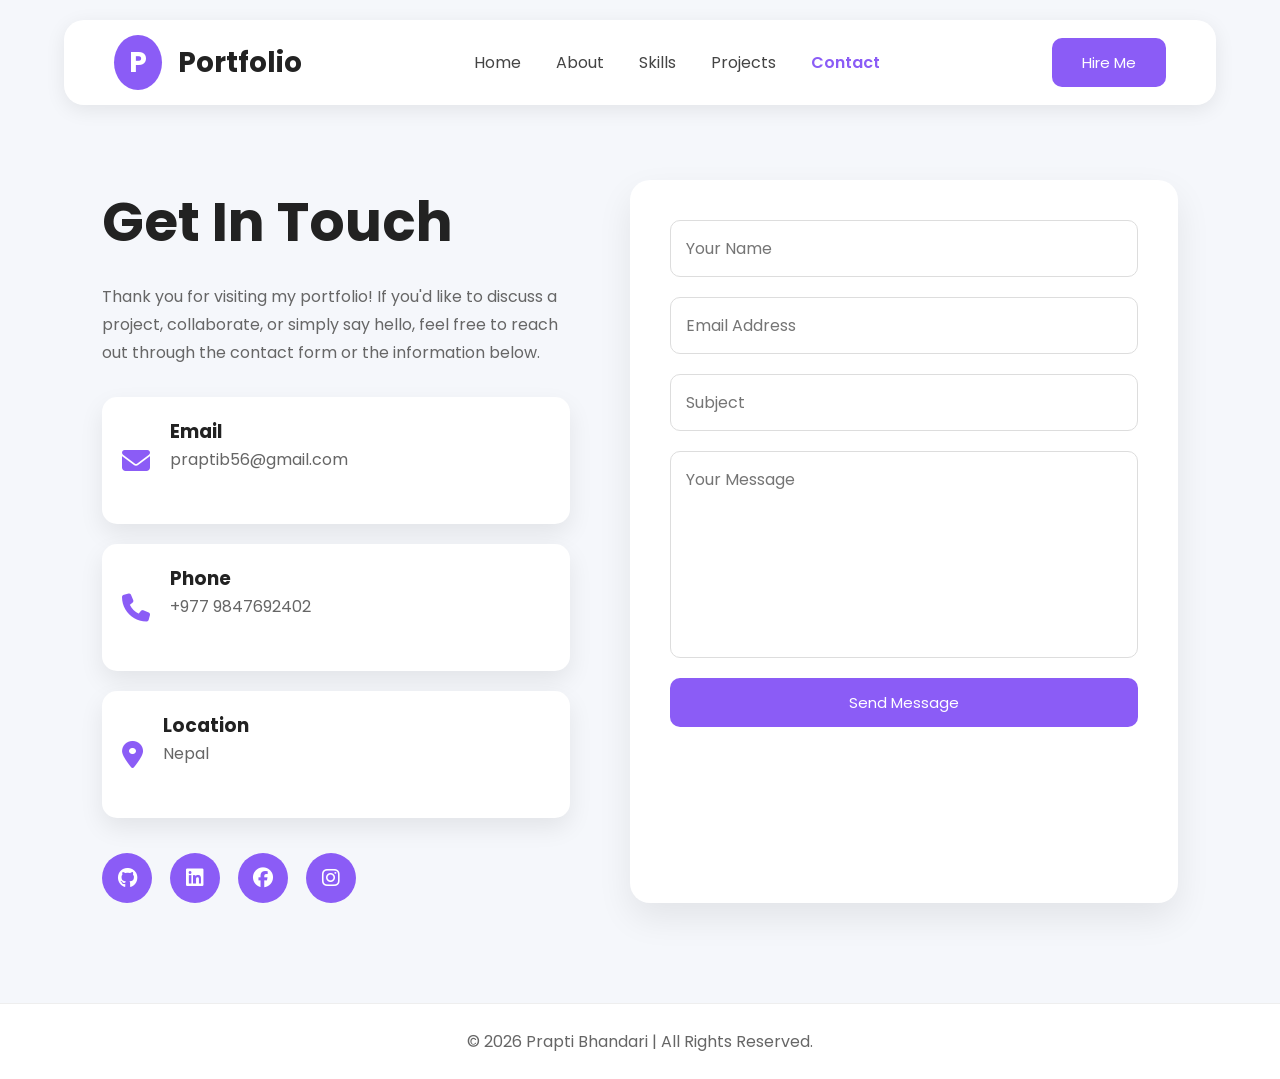
<file: contact.html>
<!DOCTYPE html>
<html lang="en">
<head>
    <meta charset="UTF-8">
    <meta name="viewport" content="width=device-width, initial-scale=1.0">
    <title>Contact | Portfolio</title>

    <link rel="stylesheet" href="style.css">

    <link href="https://fonts.googleapis.com/css2?family=Poppins:wght@300;400;500;600;700&display=swap" rel="stylesheet">

    <link rel="stylesheet"
        href="https://cdnjs.cloudflare.com/ajax/libs/font-awesome/6.5.2/css/all.min.css">
</head>

<body>

<header>

    <div class="logo">
        <span>P</span> Portfolio
    </div>

    <nav>
        <a href="index.html">Home</a>
        <a href="about.html">About</a>
        <a href="skills.html">Skills</a>
        <a href="projects.html">Projects</a>
        <a href="contact.html" class="active">Contact</a>
    </nav>

    <button class="btn">Hire Me</button>

</header>

<section class="contact-page">

    <div class="contact-info">

        <h1>Get In Touch</h1>

        <p>
            Thank you for visiting my portfolio! If you'd like to discuss a project,
            collaborate, or simply say hello, feel free to reach out through the
            contact form or the information below.
        </p>

        <div class="info-box">
            <i class="fa-solid fa-envelope"></i>
            <div>
                <h3>Email</h3>
                <p>praptib56@gmail.com</p>
            </div>
        </div>

        <div class="info-box">
            <i class="fa-solid fa-phone"></i>
            <div>
                <h3>Phone</h3>
                <p>+977 9847692402</p>
            </div>
        </div>

        <div class="info-box">
            <i class="fa-solid fa-location-dot"></i>
            <div>
                <h3>Location</h3>
                <p>Nepal</p>
            </div>
        </div>

        <div class="social-icons">

            <a href="#"><i class="fab fa-github"></i></a>

            <a href="#"><i class="fab fa-linkedin"></i></a>

            <a href="#"><i class="fab fa-facebook"></i></a>

            <a href="#"><i class="fab fa-instagram"></i></a>

        </div>

    </div>

    <div class="contact-form">

        <form>

            <input type="text" placeholder="Your Name" required>

            <input type="email" placeholder="Email Address" required>

            <input type="text" placeholder="Subject">

            <textarea rows="7" placeholder="Your Message"></textarea>

            <button type="submit" class="btn">
                Send Message
            </button>

        </form>

    </div>

</section>

<footer>

    <p>© 2026 Prapti Bhandari | All Rights Reserved.</p>

</footer>

</body>
</html>
</file>
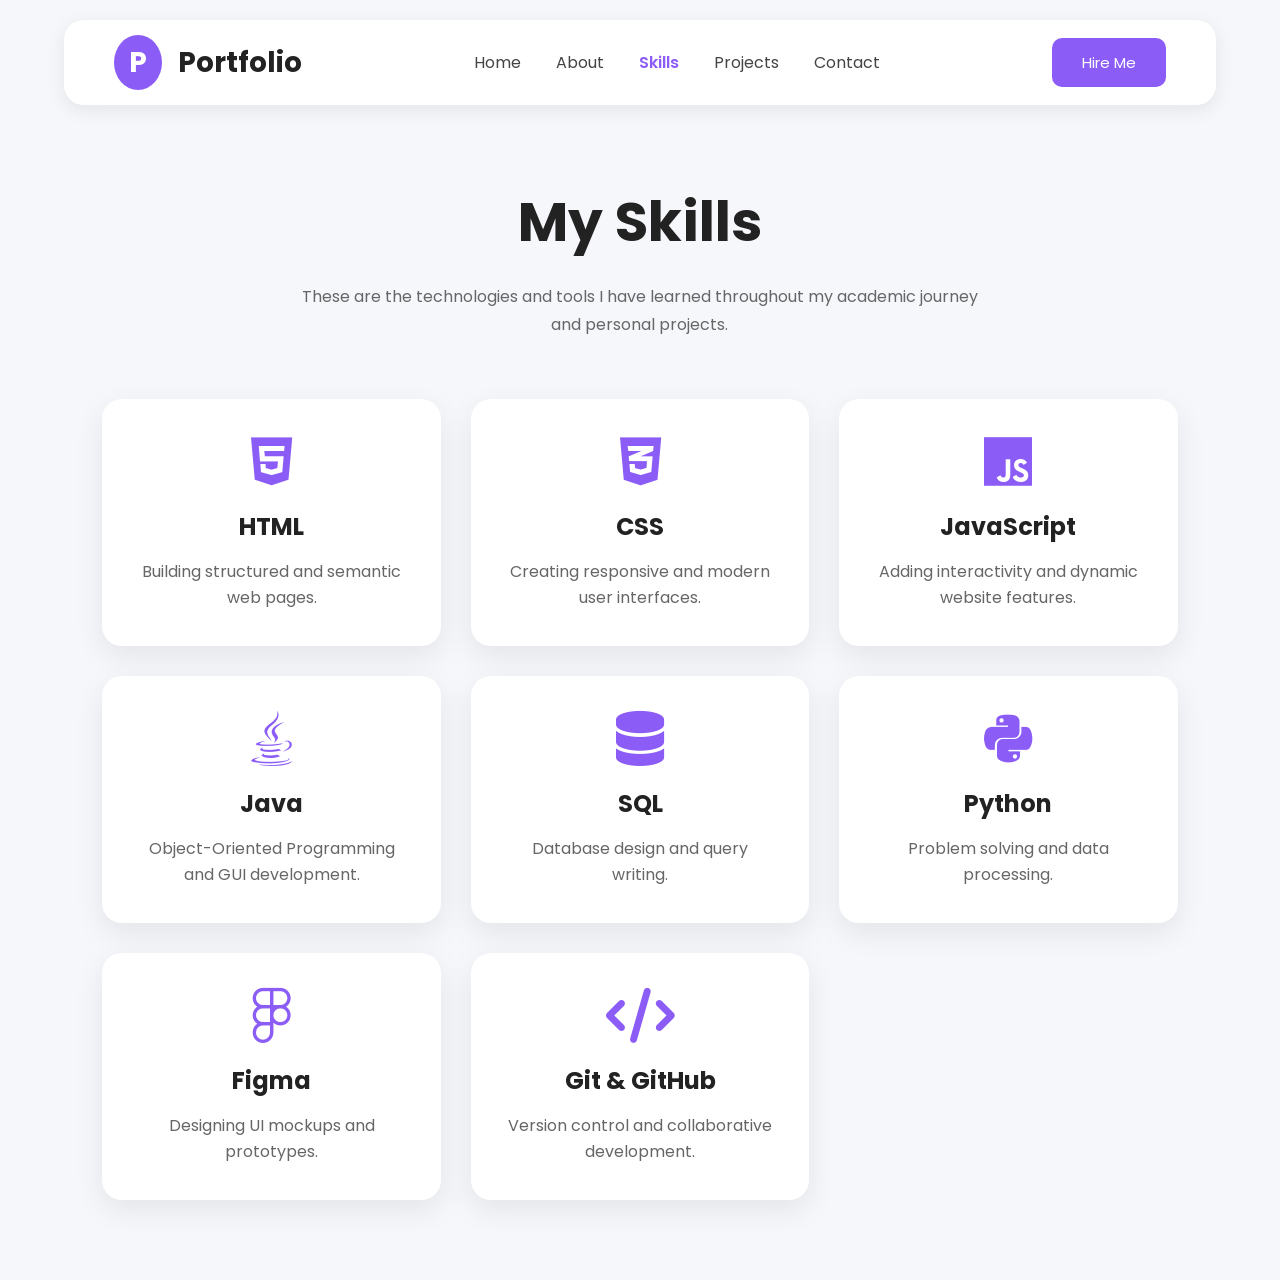
<file: skills.html>
<!DOCTYPE html>
<html lang="en">
<head>
    <meta charset="UTF-8">
    <meta name="viewport" content="width=device-width, initial-scale=1.0">
    <title>Skills | Portfolio</title>

    <link rel="stylesheet" href="style.css">

    <link href="https://fonts.googleapis.com/css2?family=Poppins:wght@300;400;500;600;700&display=swap" rel="stylesheet">

    <link rel="stylesheet"
        href="https://cdnjs.cloudflare.com/ajax/libs/font-awesome/6.5.2/css/all.min.css">
</head>
<body>

<header>

    <div class="logo">
        <span>P</span> Portfolio
    </div>

    <nav>
        <a href="index.html">Home</a>
        <a href="about.html">About</a>
        <a href="skills.html" class="active">Skills</a>
        <a href="projects.html">Projects</a>
        <a href="contact.html">Contact</a>
    </nav>

    <button class="btn">Hire Me</button>

</header>

<section class="skills-page">

    <div class="title">
        <h1>My Skills</h1>
        <p>
            These are the technologies and tools I have learned throughout my academic journey
            and personal projects.
        </p>
    </div>

    <div class="skills-container">

        <div class="skill-card">
            <i class="fa-brands fa-html5"></i>
            <h3>HTML</h3>
            <p>Building structured and semantic web pages.</p>
        </div>

        <div class="skill-card">
            <i class="fa-brands fa-css3-alt"></i>
            <h3>CSS</h3>
            <p>Creating responsive and modern user interfaces.</p>
        </div>

        <div class="skill-card">
            <i class="fa-brands fa-js"></i>
            <h3>JavaScript</h3>
            <p>Adding interactivity and dynamic website features.</p>
        </div>

        <div class="skill-card">
            <i class="fa-brands fa-java"></i>
            <h3>Java</h3>
            <p>Object-Oriented Programming and GUI development.</p>
        </div>

        <div class="skill-card">
            <i class="fa-solid fa-database"></i>
            <h3>SQL</h3>
            <p>Database design and query writing.</p>
        </div>

        <div class="skill-card">
            <i class="fa-brands fa-python"></i>
            <h3>Python</h3>
            <p>Problem solving and data processing.</p>
        </div>

        <div class="skill-card">
            <i class="fa-brands fa-figma"></i>
            <h3>Figma</h3>
            <p>Designing UI mockups and prototypes.</p>
        </div>

        <div class="skill-card">
            <i class="fa-solid fa-code"></i>
            <h3>Git & GitHub</h3>
            <p>Version control and collaborative development.</p>
        </div>

    </div>

</section>

</body>
</html>
</file>
<file: style.css>
*{
margin:0;
padding:0;
box-sizing:border-box;
font-family:Poppins,sans-serif;
}

body{

background:#f5f7fb;
color:#222;
overflow-x:hidden;

}

/* Navbar */

header{

position:fixed;
top:20px;
left:50%;
transform:translateX(-50%);
width:90%;

display:flex;
justify-content:space-between;
align-items:center;

padding:18px 50px;

background:white;

border-radius:20px;

box-shadow:0 5px 20px rgba(0,0,0,.08);

z-index:1000;

}

.logo{

font-size:28px;
font-weight:700;

}

.logo span{

background:#8B5CF6;
color:white;

padding:8px 15px;

border-radius:50%;

margin-right:10px;

}

nav{

display:flex;
gap:35px;

}

nav a{

text-decoration:none;

color:#444;

transition:.3s;

}

nav a:hover{

color:#8B5CF6;

}

.btn{

background:#8B5CF6;

color:white;

border:none;

padding:13px 30px;

border-radius:10px;

cursor:pointer;

font-size:15px;

transition:.3s;

}

.btn:hover{

transform:translateY(-3px);

box-shadow:0 15px 25px rgba(139,92,246,.3);

}

.btn-outline{

background:none;

border:2px solid #8B5CF6;

color:#8B5CF6;

padding:12px 30px;

border-radius:10px;

cursor:pointer;

margin-left:15px;

transition:.3s;

}

.btn-outline:hover{

background:#8B5CF6;

color:white;

}

.MAIN{

display:flex;

justify-content:space-between;

align-items:center;

padding:180px 8% 100px;
margin-top:120px;

}

.MAIN-text{

width:55%;

}

.small{

color:#8B5CF6;

font-weight:600;

font-size:22px;

}

.MAIN h1{

font-size:70px;

margin:15px 0;

line-height:80px;

}

.MAIN h2{

font-size:38px;

margin-bottom:20px;

color:#666;

height:50px;

}

.description{

line-height:30px;

font-size:17px;

color:#666;

margin-bottom:35px;

}

.buttons{

margin-bottom:45px;

}

.stats{

display:flex;

gap:40px;

background:white;

padding:30px;

border-radius:20px;

box-shadow:0 10px 30px rgba(0,0,0,.08);

width:fit-content;

}

.stats h3{

color:#8B5CF6;

font-size:35px;

}

.stats p{

font-size:14px;

color:#666;

}

.image{

width:40%;

display:flex;

justify-content:center;

}

.image-card{

background:white;

padding:20px;

border-radius:30px;

box-shadow:0 20px 40px rgba(0,0,0,.1);

animation:float 3s ease-in-out infinite;

}

.image-card img{

width:100%;

max-width:400px;

border-radius:20px;

display:block;

}

@keyframes float{

0%,100%{

transform:translateY(0);

}

50%{

transform:translateY(-15px);

}

}

.menu{

display:none;

font-size:25px;

cursor:pointer;

}

@media(max-width:900px){

header{

padding:20px;

}

nav{

display:none;

}

.menu{

display:block;

}

.MAIN{

flex-direction:column-reverse;

text-align:center;

padding-top:150px;

}

.MAIN-text{

width:100%;

}

.image{

width:100%;

margin-bottom:50px;

}

.MAIN h1{

font-size:48px;

line-height:55px;

}

.stats{

justify-content:center;

flex-wrap:wrap;

margin:auto;

}
#skills ul {
list-style: none;
display: flex;
gap: 10px;
}
#skills li {
background: #2c3e50;
color: white;
padding: 6px 14px;
border-radius: 20px;
}
}


.skills-page{
    padding:180px 8% 80px;
}

.title{
    text-align:center;
    margin-bottom:60px;
}

.title h1{
    font-size:55px;
    color:#222;
}

.title p{
    width:65%;
    margin:20px auto;
    color:#666;
    line-height:28px;
}

.skills-container{

    display:grid;
    grid-template-columns:repeat(auto-fit,minmax(250px,1fr));
    gap:30px;

}

.skill-card{

    background:white;
    border-radius:20px;
    padding:35px;
    text-align:center;

    box-shadow:0 10px 30px rgba(0,0,0,.08);

    transition:.3s;

}

.skill-card:hover{

    transform:translateY(-10px);

    box-shadow:0 18px 35px rgba(139,92,246,.25);

}

.skill-card i{

    font-size:55px;
    color:#8B5CF6;
    margin-bottom:20px;

}

.skill-card h3{

    margin-bottom:15px;
    font-size:24px;

}

.skill-card p{

    color:#666;
    line-height:26px;

}

.active{

    color:#8B5CF6;
    font-weight:600;

}

@media(max-width:900px){

.title h1{

font-size:40px;

}

.title p{

width:100%;

}

}


.projects-page{

    padding:180px 8% 80px;

}

.projects-container{

    display:grid;

    grid-template-columns:repeat(auto-fit,minmax(320px,1fr));

    gap:35px;

}

.project-card{

    background:white;

    border-radius:20px;

    overflow:hidden;

    box-shadow:0 10px 30px rgba(0,0,0,.08);

    transition:.3s;

}

.project-card:hover{

    transform:translateY(-10px);

    box-shadow:0 18px 35px rgba(139,92,246,.25);

}

.project-card img{

    width:100%;

    height:220px;

    object-fit:cover;

}

.project-content{

    padding:25px;

}

.project-content h3{

    margin-bottom:15px;

    font-size:24px;

}

.project-content p{

    color:#666;

    line-height:26px;

    margin-bottom:20px;

}

.tech{

    display:flex;

    flex-wrap:wrap;

    gap:10px;

    margin-bottom:25px;

}

.tech span{

    background:#f1ebff;

    color:#8B5CF6;

    padding:8px 15px;

    border-radius:30px;

    font-size:13px;

    font-weight:600;

}

.project-buttons{

    display:flex;

    gap:15px;

}

.btn-small{

    background:#8B5CF6;

    color:white;

    text-decoration:none;

    padding:10px 22px;

    border-radius:8px;

    transition:.3s;

}

.btn-small:hover{

    background:#7445e6;

}

.btn-outline-small{

    text-decoration:none;

    color:#8B5CF6;

    border:2px solid #8B5CF6;

    padding:10px 22px;

    border-radius:8px;

    transition:.3s;

}

.btn-outline-small:hover{

    background:#8B5CF6;

    color:white;

}

@media(max-width:900px){

.project-buttons{

flex-direction:column;

}

}
/* ===========================
   About Page
=========================== */

.about-page{

    padding:180px 8% 80px;

    display:flex;

    align-items:center;

    justify-content:space-between;

    gap:60px;

}

.about-image{

    flex:1;

    display:flex;

    justify-content:center;

}

.about-image img{

    width:100%;

    max-width:400px;

    border-radius:25px;

    box-shadow:0 20px 40px rgba(0,0,0,.1);

}

.about-content{

    flex:1.3;

}

.about-content h1{

    font-size:55px;

    margin-bottom:25px;

}

.about-content p{

    color:#666;

    line-height:30px;

    margin-bottom:20px;

}

.about-info{

    display:grid;

    grid-template-columns:repeat(2,1fr);

    gap:25px;

    margin:35px 0;

}

.about-info div{

    background:white;

    padding:20px;

    border-radius:15px;

    box-shadow:0 10px 25px rgba(0,0,0,.08);

}

.about-info h4{

    color:#8B5CF6;

    margin-bottom:8px;

}


.journey{

    padding:20px 8% 100px;

}

.timeline{

    margin-top:50px;

    border-left:4px solid #8B5CF6;

    padding-left:40px;

}

.timeline-item{

    position:relative;

    margin-bottom:45px;

}

.timeline-item::before{

    content:"";

    width:18px;

    height:18px;

    background:#8B5CF6;

    border-radius:50%;

    position:absolute;

    left:-50px;

    top:5px;

}

.timeline-item h3{

    color:#8B5CF6;

    margin-bottom:10px;

    font-size:24px;

}

.timeline-item p{

    color:#666;

    line-height:28px;

}

/* ===========================
   Responsive
=========================== */

@media(max-width:900px){

.about-page{

flex-direction:column;

text-align:center;

}

.about-info{

grid-template-columns:1fr;

}

.timeline{

padding-left:25px;

}

.timeline-item::before{

left:-35px;

}

}

.contact-page{

    padding:180px 8% 100px;

    display:flex;

    justify-content:space-between;

    gap:60px;

}

.contact-info{

    flex:1;

}

.contact-info h1{

    font-size:55px;

    margin-bottom:20px;

}

.contact-info p{

    color:#666;

    line-height:28px;

    margin-bottom:30px;

}

.info-box{

    display:flex;

    align-items:center;

    gap:20px;

    background:white;

    padding:20px;

    border-radius:15px;

    margin-bottom:20px;

    box-shadow:0 10px 25px rgba(0,0,0,.08);

}

.info-box i{

    font-size:28px;

    color:#8B5CF6;

}

.social-icons{

    display:flex;

    gap:18px;

    margin-top:35px;

}

.social-icons a{

    width:50px;

    height:50px;

    border-radius:50%;

    background:#8B5CF6;

    color:white;

    display:flex;

    align-items:center;

    justify-content:center;

    text-decoration:none;

    font-size:20px;

    transition:.3s;

}

.social-icons a:hover{

    transform:translateY(-5px);

    box-shadow:0 10px 20px rgba(139,92,246,.3);

}

/* Contact Form */

.contact-form{

    flex:1;

    background:white;

    padding:40px;

    border-radius:20px;

    box-shadow:0 15px 35px rgba(0,0,0,.08);

}

.contact-form form{

    display:flex;

    flex-direction:column;

    gap:20px;

}

.contact-form input,

.contact-form textarea{

    width:100%;

    padding:15px;

    border:1px solid #ddd;

    border-radius:10px;

    outline:none;

    font-size:16px;

    transition:.3s;

}

.contact-form input:focus,

.contact-form textarea:focus{

    border-color:#8B5CF6;

}

.contact-form textarea{

    resize:none;

}

/* Footer */

footer{

    background:white;

    text-align:center;

    padding:25px;

    color:#666;

    border-top:1px solid #eee;

}

/* Responsive */

@media(max-width:900px){

.contact-page{

    flex-direction:column;

}

.contact-info{

    text-align:center;

}

.social-icons{

    justify-content:center;

}

}
</file>
